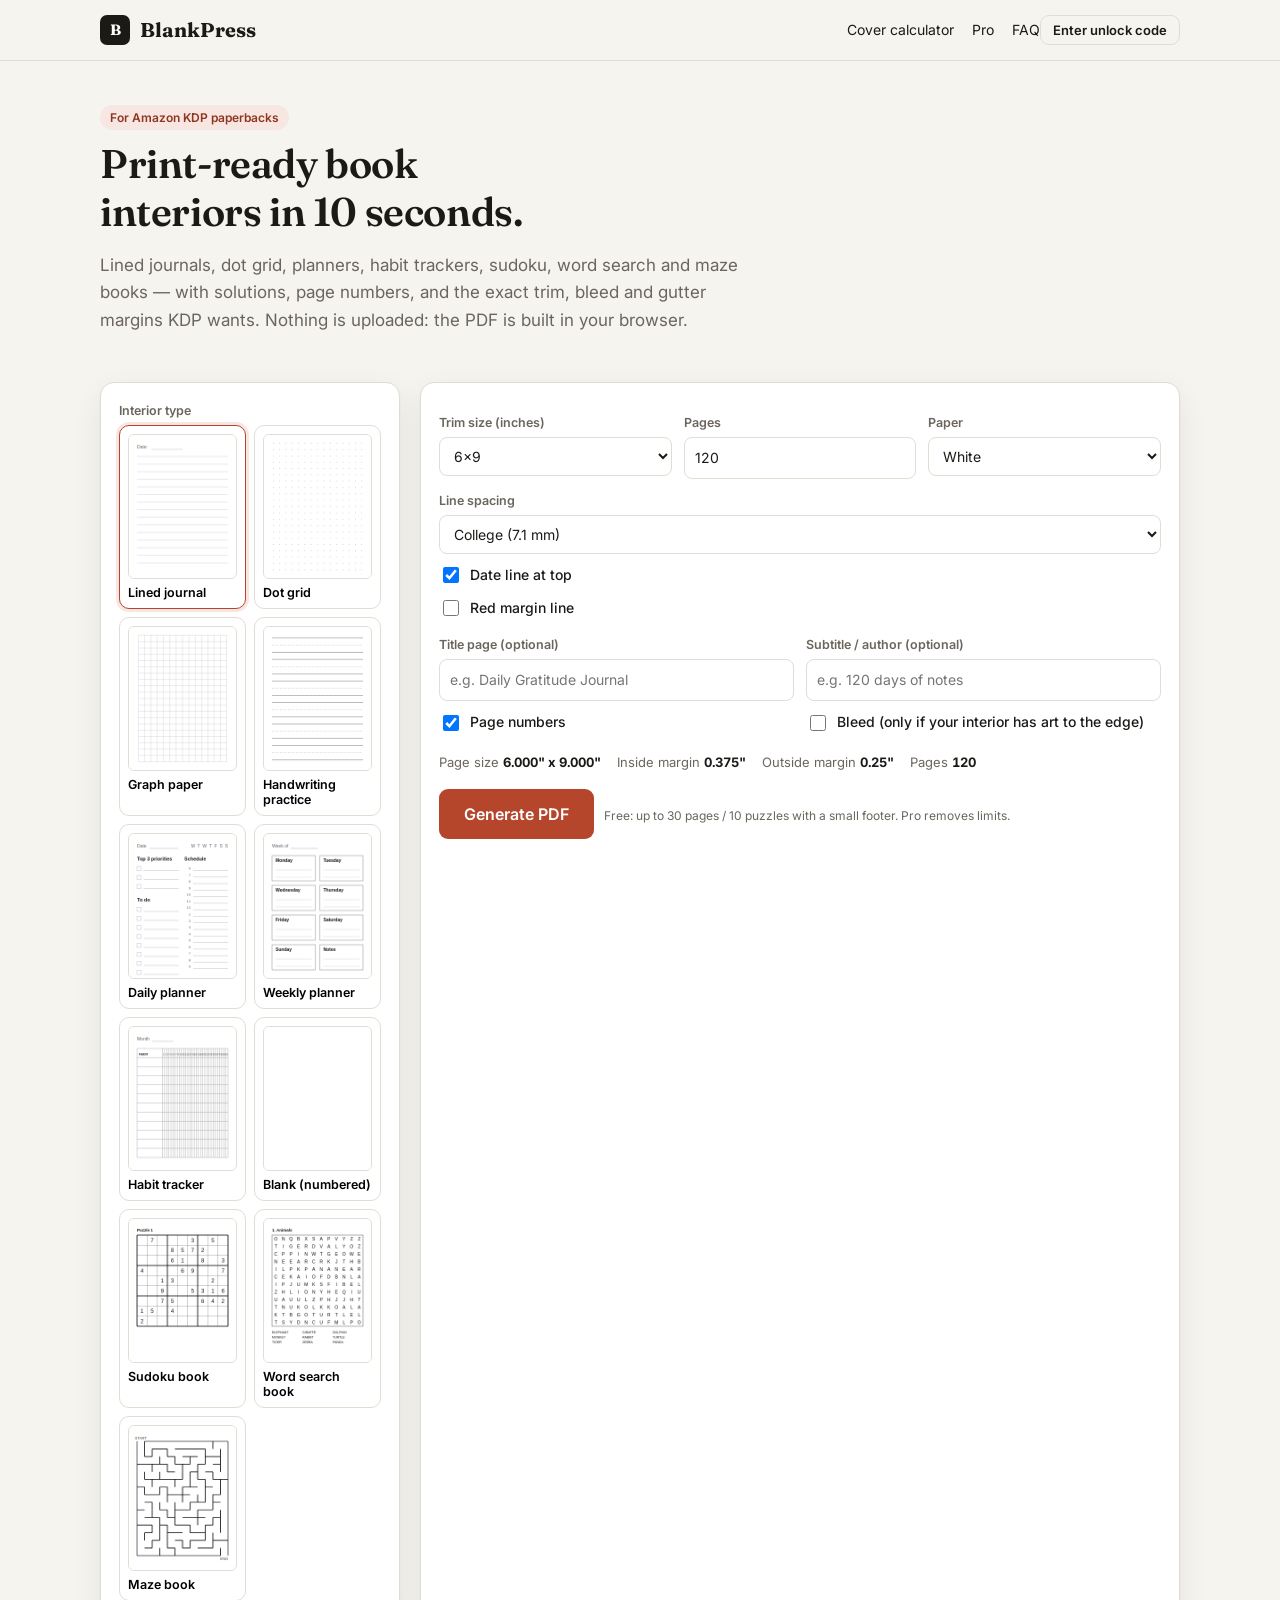
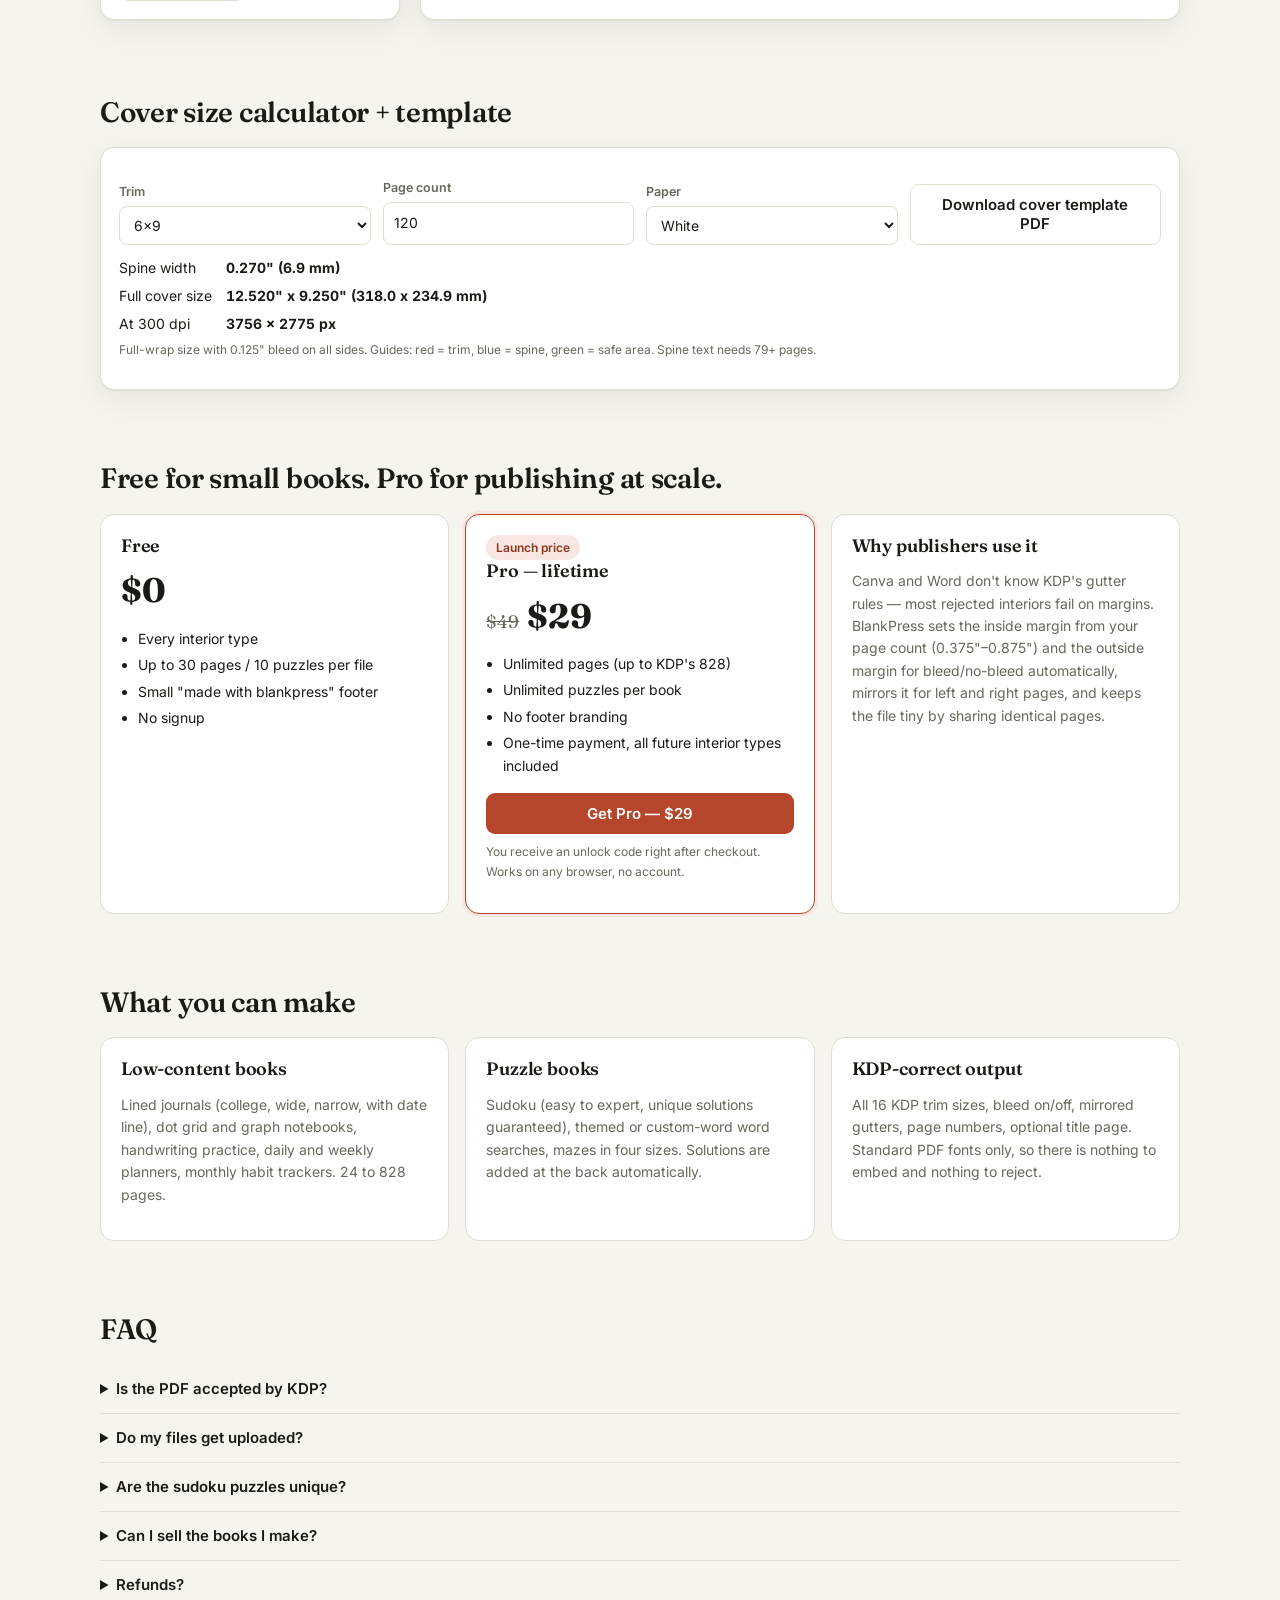
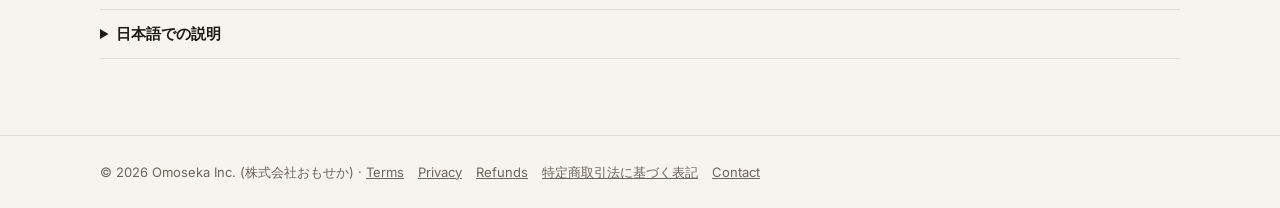
<file: index.html>
<!doctype html>
<html lang="en">
<head>
<meta charset="utf-8">
<meta name="viewport" content="width=device-width,initial-scale=1">
<title>BlankPress — KDP interior generator: journals, planners, sudoku, word search, mazes (print-ready PDF)</title>
<meta name="description" content="Generate print-ready KDP paperback interiors in seconds: lined journals, dot grid, planners, habit trackers, sudoku, word search and maze books with solutions. Correct trim sizes, bleed and gutter margins. Free, no signup. Runs in your browser.">
<meta property="og:title" content="BlankPress — free KDP interior & puzzle book generator">
<meta property="og:description" content="Journals, planners, sudoku, word search and maze interiors as print-ready PDFs. Correct KDP margins. No upload, no signup.">
<link rel="icon" href="favicon.svg" type="image/svg+xml">
<link rel="preconnect" href="https://fonts.googleapis.com">
<link href="https://fonts.googleapis.com/css2?family=Fraunces:opsz,wght@9..144,600;9..144,700&family=Inter:wght@400;500;600&display=swap" rel="stylesheet">
<link rel="stylesheet" href="style.css">
<script type="application/ld+json">{"@context":"https://schema.org","@type":"SoftwareApplication","name":"BlankPress","applicationCategory":"DesignApplication","operatingSystem":"Web","offers":{"@type":"Offer","price":"0","priceCurrency":"USD"},"description":"Free KDP interior generator for low-content and puzzle books."}</script>
</head>
<body>
<header class="top"><div class="wrap">
  <a class="brand" href="./"><span class="mark">B</span>BlankPress</a>
  <nav><a href="#cover">Cover calculator</a><a href="#pricing">Pro</a><a href="#faq">FAQ</a><button class="btn ghost sm" id="unlockBtn">Enter unlock code</button></nav>
</div></header>

<main class="wrap">
  <section class="hero">
    <span class="badge">For Amazon KDP paperbacks</span>
    <h1 style="margin-top:10px">Print-ready book interiors in 10 seconds.</h1>
    <p class="lead">Lined journals, dot grid, planners, habit trackers, sudoku, word search and maze books — with solutions, page numbers, and the exact trim, bleed and gutter margins KDP wants. Nothing is uploaded: the PDF is built in your browser.</p>
  </section>

  <div class="studio">
    <aside class="panel">
      <label style="margin-top:0">Interior type</label>
      <div class="types" id="types"></div>
    </aside>

    <section class="panel">
      <div class="row3">
        <div><label for="trim">Trim size (inches)</label>
          <select id="trim">
            <option>5x8</option><option>5.06x7.81</option><option>5.25x8</option><option>5.5x8.5</option><option selected>6x9</option><option>6.14x9.21</option><option>6.69x9.61</option><option>7x10</option><option>7.44x9.69</option><option>7.5x9.25</option><option>8x10</option><option>8.25x6</option><option>8.25x8.25</option><option>8.5x8.5</option><option>8.5x11</option><option value="8.27x11.69">A4 (8.27x11.69)</option>
          </select></div>
        <div id="pagesWrap"><label for="pages">Pages</label><input type="number" id="pages" value="120" min="24" max="828" step="2"></div>
        <div id="countWrap" class="hidden"><label for="count">Number of puzzles</label><input type="number" id="count" value="50" min="1" max="500"></div>
        <div><label for="paper">Paper</label><select id="paper"><option value="white">White</option><option value="cream">Cream</option><option value="color">Color (standard)</option></select></div>
      </div>

      <div id="opts"></div>

      <div class="row">
        <div><label for="title">Title page (optional)</label><input type="text" id="title" placeholder="e.g. Daily Gratitude Journal"></div>
        <div><label for="subtitle">Subtitle / author (optional)</label><input type="text" id="subtitle" placeholder="e.g. 120 days of notes"></div>
      </div>
      <div class="row">
        <label class="check"><input type="checkbox" id="pageNumbers" checked> Page numbers</label>
        <label class="check"><input type="checkbox" id="bleed"> Bleed (only if your interior has art to the edge)</label>
      </div>

      <div class="spec" id="spec"></div>
      <div class="actions">
        <button class="btn primary big" id="genBtn">Generate PDF</button>
        <span class="hint" id="planHint"></span>
      </div>
      <div id="msg"></div>
    </section>
  </div>

  <section class="block" id="cover">
    <h2>Cover size calculator + template</h2>
    <div class="panel">
      <div class="cover">
        <div><label for="cTrim">Trim</label><select id="cTrim"></select></div>
        <div><label for="cPages">Page count</label><input type="number" id="cPages" value="120" min="24" max="828"></div>
        <div><label for="cPaper">Paper</label><select id="cPaper"><option value="white">White</option><option value="cream">Cream</option><option value="color">Color</option></select></div>
        <div><button class="btn ghost" id="coverBtn" style="width:100%">Download cover template PDF</button></div>
      </div>
      <div class="kv" id="coverOut"></div>
      <p class="hint">Full-wrap size with 0.125" bleed on all sides. Guides: red = trim, blue = spine, green = safe area. Spine text needs 79+ pages.</p>
    </div>
  </section>

  <section class="block" id="pricing">
    <h2>Free for small books. Pro for publishing at scale.</h2>
    <div class="grid3">
      <div class="card price">
        <h3>Free</h3>
        <div class="amt">$0</div>
        <ul><li>Every interior type</li><li>Up to 30 pages / 10 puzzles per file</li><li>Small "made with blankpress" footer</li><li>No signup</li></ul>
      </div>
      <div class="card price hot">
        <span class="badge">Launch price</span>
        <h3>Pro — lifetime</h3>
        <div class="amt"><s>$49</s>$29</div>
        <ul><li>Unlimited pages (up to KDP's 828)</li><li>Unlimited puzzles per book</li><li>No footer branding</li><li>One-time payment, all future interior types included</li></ul>
        <a class="btn primary" id="buyBtn" href="#" style="width:100%">Get Pro — $29</a>
        <p class="hint" style="margin-top:8px">You receive an unlock code right after checkout. Works on any browser, no account.</p>
      </div>
      <div class="card">
        <h3>Why publishers use it</h3>
        <p style="font-size:14px;color:var(--muted)">Canva and Word don't know KDP's gutter rules — most rejected interiors fail on margins. BlankPress sets the inside margin from your page count (0.375"–0.875") and the outside margin for bleed/no-bleed automatically, mirrors it for left and right pages, and keeps the file tiny by sharing identical pages.</p>
      </div>
    </div>
  </section>

  <section class="block">
    <h2>What you can make</h2>
    <div class="grid3">
      <div class="card"><h3>Low-content books</h3><p style="font-size:14px;color:var(--muted)">Lined journals (college, wide, narrow, with date line), dot grid and graph notebooks, handwriting practice, daily and weekly planners, monthly habit trackers. 24 to 828 pages.</p></div>
      <div class="card"><h3>Puzzle books</h3><p style="font-size:14px;color:var(--muted)">Sudoku (easy to expert, unique solutions guaranteed), themed or custom-word word searches, mazes in four sizes. Solutions are added at the back automatically.</p></div>
      <div class="card"><h3>KDP-correct output</h3><p style="font-size:14px;color:var(--muted)">All 16 KDP trim sizes, bleed on/off, mirrored gutters, page numbers, optional title page. Standard PDF fonts only, so there is nothing to embed and nothing to reject.</p></div>
    </div>
  </section>

  <section class="block faq" id="faq">
    <h2>FAQ</h2>
    <details><summary>Is the PDF accepted by KDP?</summary><p>Yes. Page size matches the trim (plus 0.125" bleed when enabled), margins follow KDP's minimums by page count, and fonts are the standard PDF base-14 set. Always run KDP's previewer before publishing — it is the final judge.</p></details>
    <details><summary>Do my files get uploaded?</summary><p>No. The PDF is generated entirely in your browser and saved to your computer. We never see it.</p></details>
    <details><summary>Are the sudoku puzzles unique?</summary><p>Every sudoku is generated with exactly one solution and verified before it is placed. Word searches and mazes are seeded, so the same settings reproduce the same book.</p></details>
    <details><summary>Can I sell the books I make?</summary><p>Yes. Everything you generate is yours to publish commercially, free or Pro.</p></details>
    <details><summary>Refunds?</summary><p>If Pro doesn't do what this page says, email us within 14 days and we refund in full. See <a href="refund.html">refund policy</a>.</p></details>
    <details><summary>日本語での説明</summary><p>Amazon KDP（ペーパーバック）用の中身PDFを作るツールです。罫線ノート・ドット方眼・プランナー・習慣トラッカー・数独・ワードサーチ・迷路を、KDPの判型・裁ち落とし・のど余白のルールどおりに出力します。アップロードなし、登録なし。無料版は30ページまで、プロ版（買い切り29ドル）で無制限です。</p></details>
  </section>
</main>

<div class="modal" id="unlockModal"><div class="panel">
  <h3>Enter your Pro unlock code</h3>
  <p class="hint">The code was shown on the page right after your purchase (and is in your Stripe receipt email if you saved it).</p>
  <input type="text" id="codeInput" placeholder="BP-XXXXXX-XXXXXX" autocomplete="off">
  <div class="actions" style="justify-content:flex-end"><button class="btn ghost" id="codeCancel">Close</button><button class="btn primary" id="codeOk">Unlock</button></div>
  <div class="hint" id="codeMsg"></div>
</div></div>
<div class="toast" id="toast"></div>

<footer><div class="wrap">© 2026 Omoseka Inc. (株式会社おもせか) · <a href="terms.html">Terms</a><a href="privacy.html">Privacy</a><a href="refund.html">Refunds</a><a href="tokushoho.html">特定商取引法に基づく表記</a><a href="mailto:hello@blankpress.app">Contact</a></div></footer>

<script src="pdfwriter.js"></script>
<script src="generators.js"></script>
<script src="interiors.js"></script>
<script src="config.js"></script>
<script src="previews.js"></script>
<script src="app.js"></script>
</body>
</html>
</file>
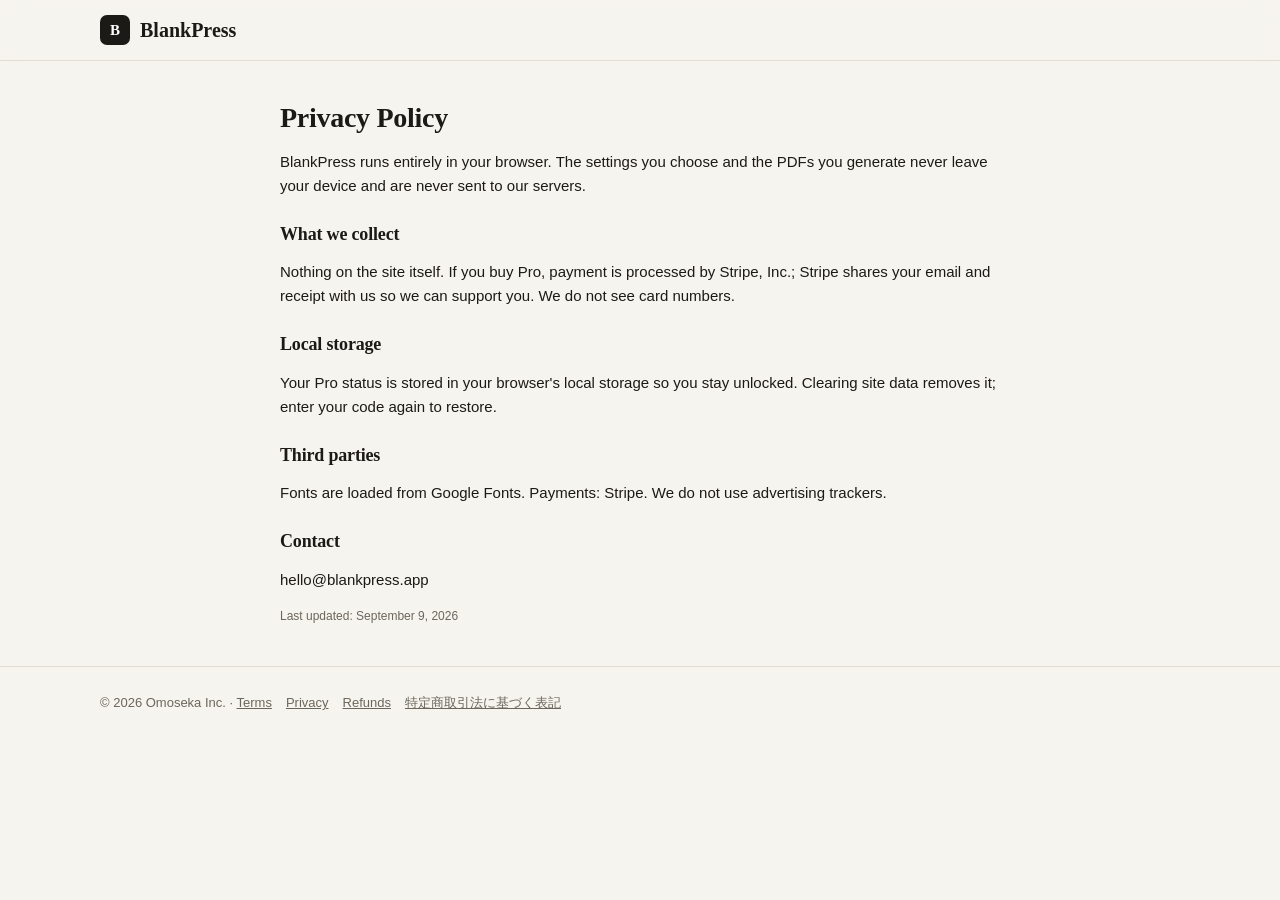
<file: privacy.html>
<!doctype html><html lang="en"><head><meta charset="utf-8"><meta name="viewport" content="width=device-width,initial-scale=1"><title>Privacy Policy — BlankPress</title><link rel="icon" href="favicon.svg" type="image/svg+xml"><link rel="stylesheet" href="style.css"></head><body class="legal"><header class="top"><div class="wrap"><a class="brand" href="./"><span class="mark">B</span>BlankPress</a></div></header><main><h1>Privacy Policy</h1>
<p>BlankPress runs entirely in your browser. The settings you choose and the PDFs you generate never leave your device and are never sent to our servers.</p>
<h2>What we collect</h2><p>Nothing on the site itself. If you buy Pro, payment is processed by Stripe, Inc.; Stripe shares your email and receipt with us so we can support you. We do not see card numbers.</p>
<h2>Local storage</h2><p>Your Pro status is stored in your browser's local storage so you stay unlocked. Clearing site data removes it; enter your code again to restore.</p>
<h2>Third parties</h2><p>Fonts are loaded from Google Fonts. Payments: Stripe. We do not use advertising trackers.</p>
<h2>Contact</h2><p>hello@blankpress.app</p>
<p class="hint">Last updated: September 9, 2026</p>
</main><footer><div class="wrap">© 2026 Omoseka Inc. · <a href="terms.html">Terms</a><a href="privacy.html">Privacy</a><a href="refund.html">Refunds</a><a href="tokushoho.html">特定商取引法に基づく表記</a></div></footer></body></html>
</file>
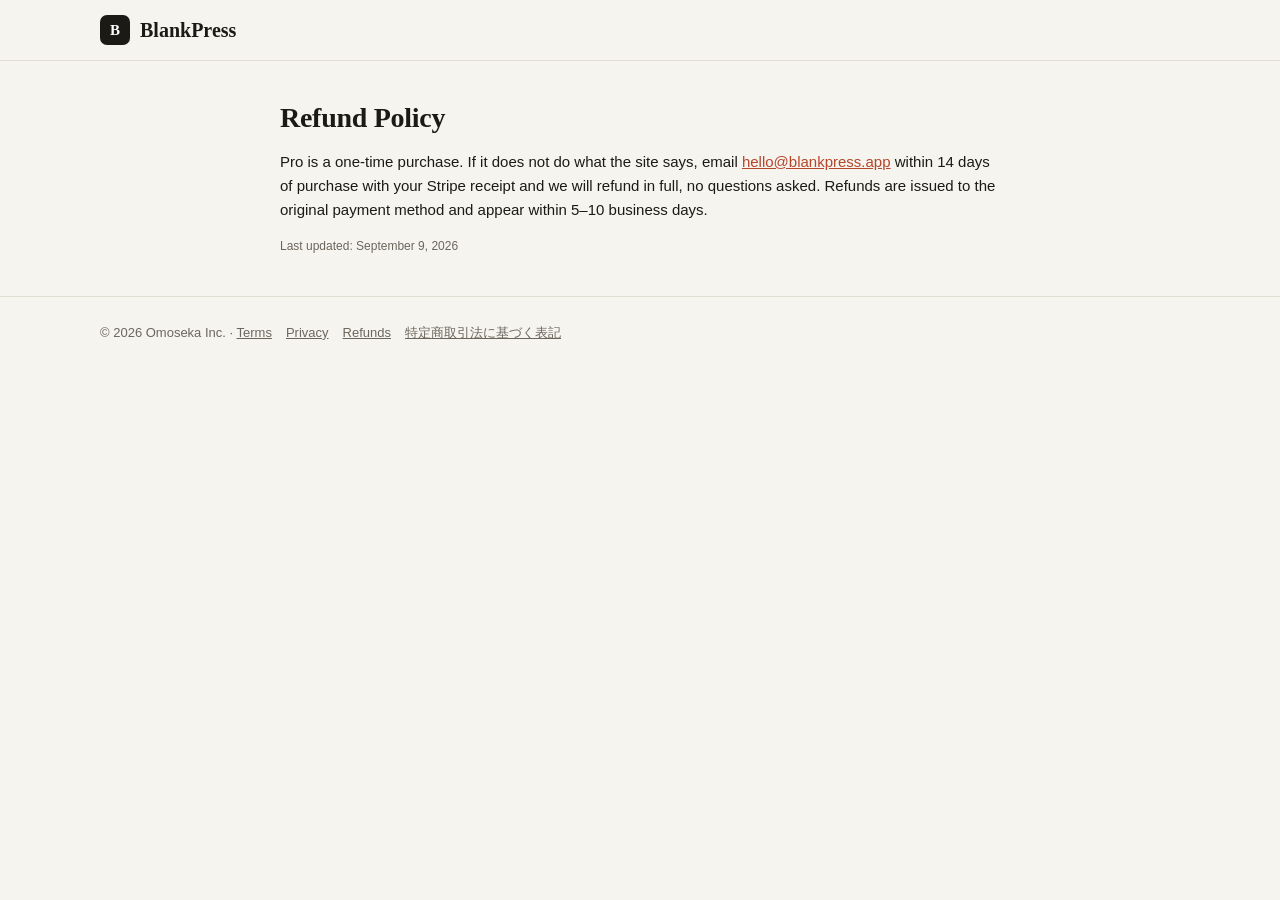
<file: refund.html>
<!doctype html><html lang="en"><head><meta charset="utf-8"><meta name="viewport" content="width=device-width,initial-scale=1"><title>Refund Policy — BlankPress</title><link rel="icon" href="favicon.svg" type="image/svg+xml"><link rel="stylesheet" href="style.css"></head><body class="legal"><header class="top"><div class="wrap"><a class="brand" href="./"><span class="mark">B</span>BlankPress</a></div></header><main><h1>Refund Policy</h1>
<p>Pro is a one-time purchase. If it does not do what the site says, email <a href="mailto:hello@blankpress.app">hello@blankpress.app</a> within 14 days of purchase with your Stripe receipt and we will refund in full, no questions asked. Refunds are issued to the original payment method and appear within 5–10 business days.</p>
<p class="hint">Last updated: September 9, 2026</p>
</main><footer><div class="wrap">© 2026 Omoseka Inc. · <a href="terms.html">Terms</a><a href="privacy.html">Privacy</a><a href="refund.html">Refunds</a><a href="tokushoho.html">特定商取引法に基づく表記</a></div></footer></body></html>
</file>
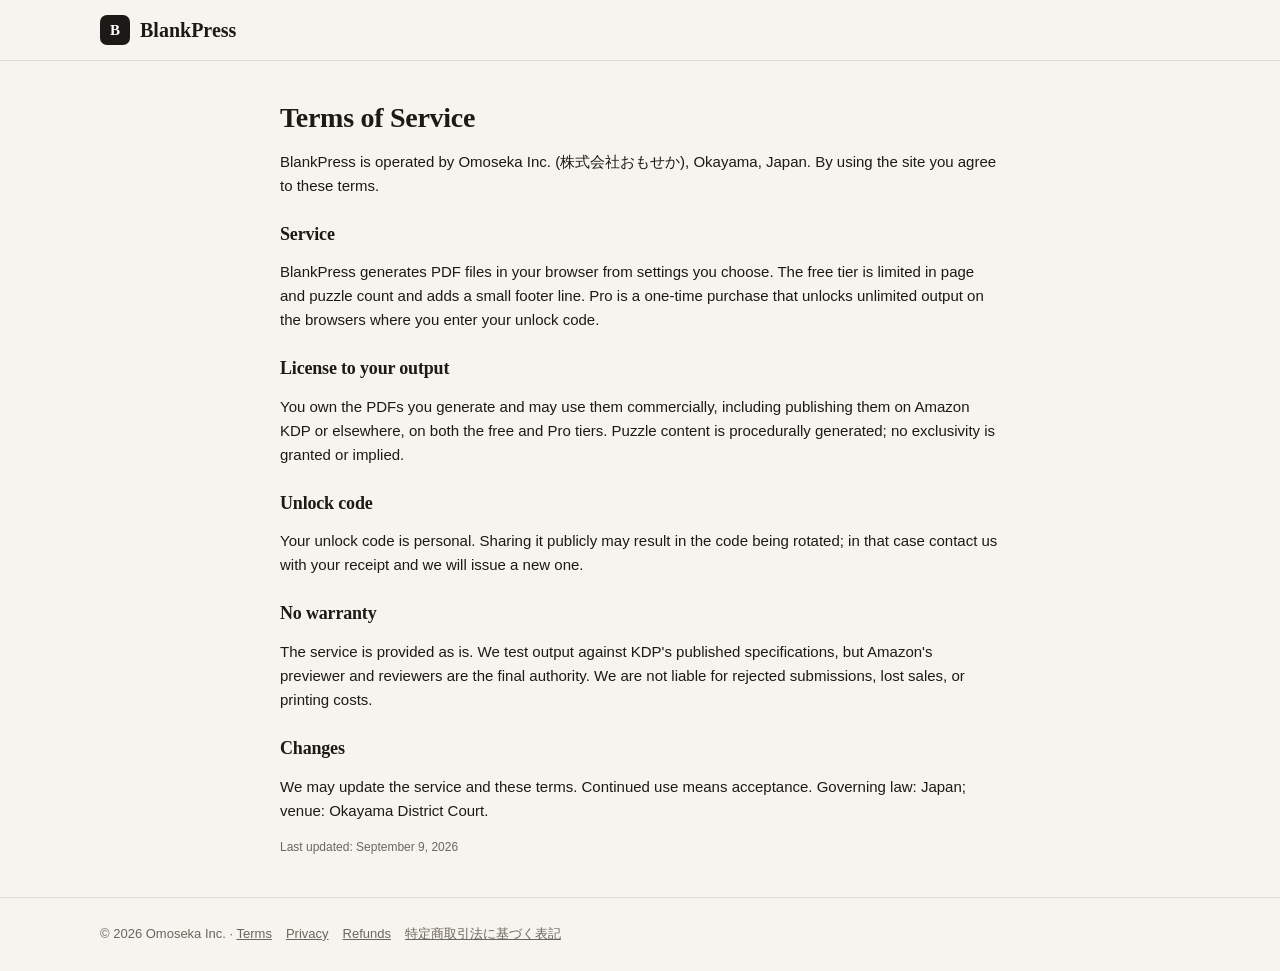
<file: terms.html>
<!doctype html><html lang="en"><head><meta charset="utf-8"><meta name="viewport" content="width=device-width,initial-scale=1"><title>Terms of Service — BlankPress</title><link rel="icon" href="favicon.svg" type="image/svg+xml"><link rel="stylesheet" href="style.css"></head><body class="legal"><header class="top"><div class="wrap"><a class="brand" href="./"><span class="mark">B</span>BlankPress</a></div></header><main><h1>Terms of Service</h1>
<p>BlankPress is operated by Omoseka Inc. (株式会社おもせか), Okayama, Japan. By using the site you agree to these terms.</p>
<h2>Service</h2><p>BlankPress generates PDF files in your browser from settings you choose. The free tier is limited in page and puzzle count and adds a small footer line. Pro is a one-time purchase that unlocks unlimited output on the browsers where you enter your unlock code.</p>
<h2>License to your output</h2><p>You own the PDFs you generate and may use them commercially, including publishing them on Amazon KDP or elsewhere, on both the free and Pro tiers. Puzzle content is procedurally generated; no exclusivity is granted or implied.</p>
<h2>Unlock code</h2><p>Your unlock code is personal. Sharing it publicly may result in the code being rotated; in that case contact us with your receipt and we will issue a new one.</p>
<h2>No warranty</h2><p>The service is provided as is. We test output against KDP's published specifications, but Amazon's previewer and reviewers are the final authority. We are not liable for rejected submissions, lost sales, or printing costs.</p>
<h2>Changes</h2><p>We may update the service and these terms. Continued use means acceptance. Governing law: Japan; venue: Okayama District Court.</p>
<p class="hint">Last updated: September 9, 2026</p>
</main><footer><div class="wrap">© 2026 Omoseka Inc. · <a href="terms.html">Terms</a><a href="privacy.html">Privacy</a><a href="refund.html">Refunds</a><a href="tokushoho.html">特定商取引法に基づく表記</a></div></footer></body></html>
</file>
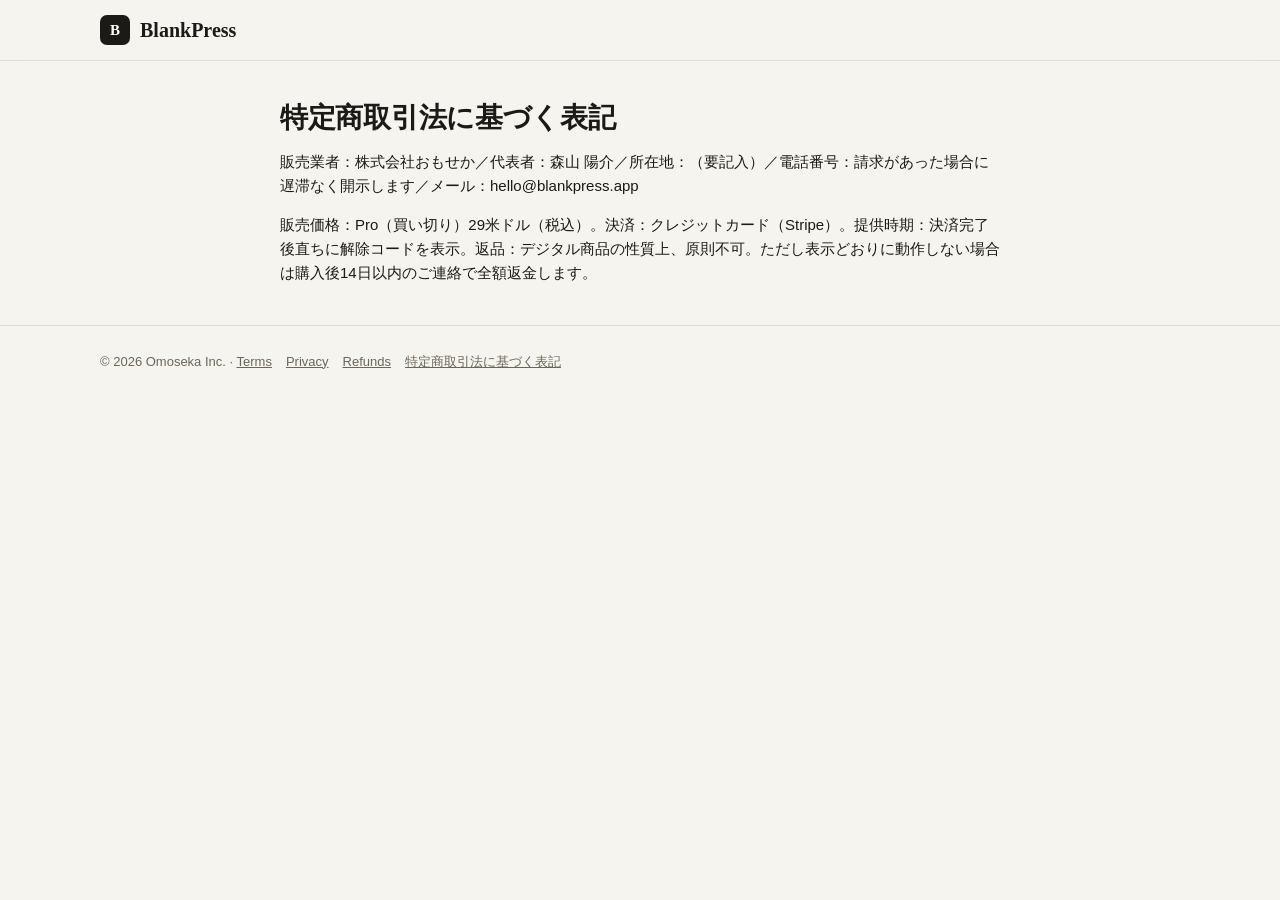
<file: tokushoho.html>
<!doctype html><html lang="en"><head><meta charset="utf-8"><meta name="viewport" content="width=device-width,initial-scale=1"><title>特定商取引法に基づく表記 — BlankPress</title><link rel="icon" href="favicon.svg" type="image/svg+xml"><link rel="stylesheet" href="style.css"></head><body class="legal"><header class="top"><div class="wrap"><a class="brand" href="./"><span class="mark">B</span>BlankPress</a></div></header><main><h1>特定商取引法に基づく表記</h1>
<p>販売業者：株式会社おもせか／代表者：森山 陽介／所在地：（要記入）／電話番号：請求があった場合に遅滞なく開示します／メール：hello@blankpress.app</p>
<p>販売価格：Pro（買い切り）29米ドル（税込）。決済：クレジットカード（Stripe）。提供時期：決済完了後直ちに解除コードを表示。返品：デジタル商品の性質上、原則不可。ただし表示どおりに動作しない場合は購入後14日以内のご連絡で全額返金します。</p>
</main><footer><div class="wrap">© 2026 Omoseka Inc. · <a href="terms.html">Terms</a><a href="privacy.html">Privacy</a><a href="refund.html">Refunds</a><a href="tokushoho.html">特定商取引法に基づく表記</a></div></footer></body></html>
</file>
<file: style.css>
:root{--bg:#f6f4ee;--paper:#fff;--ink:#1c1a17;--muted:#6b665d;--line:#e2ddd2;--accent:#b5452b;--accent-2:#8f3620;--accent-soft:#f7e6e1;--good:#2c6b45;--good-soft:#e5f2ea;--warn:#8a5a10;--warn-soft:#fbf1dc;--shadow:0 1px 2px rgba(0,0,0,.05),0 10px 30px rgba(28,26,23,.07)}
*{box-sizing:border-box}
body{margin:0;background:var(--bg);color:var(--ink);font-family:"Inter","Helvetica Neue",Helvetica,Arial,system-ui,sans-serif;font-size:15px;line-height:1.6}
a{color:var(--accent)}
h1,h2,h3{font-family:"Fraunces",Georgia,"Times New Roman",serif;font-weight:600;line-height:1.2;margin:0 0 .4em;letter-spacing:-.01em}
.wrap{max-width:1120px;margin:0 auto;padding:0 20px}
header.top{border-bottom:1px solid var(--line);background:rgba(246,244,238,.92);backdrop-filter:blur(8px);position:sticky;top:0;z-index:5}
header.top .wrap{display:flex;align-items:center;justify-content:space-between;height:60px}
.brand{display:flex;align-items:center;gap:10px;font-family:"Fraunces",Georgia,serif;font-weight:700;font-size:20px;text-decoration:none;color:var(--ink)}
.brand .mark{width:30px;height:30px;border-radius:7px;background:var(--ink);color:#fff;display:grid;place-items:center;font-size:15px}
nav a{margin-left:18px;color:var(--ink);text-decoration:none;font-size:14px}
.btn{display:inline-flex;align-items:center;justify-content:center;gap:8px;border:1px solid transparent;border-radius:9px;padding:10px 18px;font-size:15px;font-weight:600;cursor:pointer;text-decoration:none;font-family:inherit;line-height:1.3;transition:.15s}
.btn.primary{background:var(--accent);color:#fff}.btn.primary:hover{background:var(--accent-2)}
.btn.ghost{background:transparent;border-color:var(--line);color:var(--ink)}.btn.ghost:hover{background:#fff}
.btn.big{padding:14px 24px;font-size:16px}.btn.sm{padding:6px 12px;font-size:13px}
.btn:disabled{opacity:.55;cursor:not-allowed}
.badge{display:inline-flex;border-radius:999px;padding:3px 10px;font-size:12px;font-weight:600;background:var(--accent-soft);color:var(--accent-2)}
.badge.good{background:var(--good-soft);color:var(--good)}
.hero{padding:44px 0 20px}
.hero h1{font-size:40px;max-width:16ch}
.hero p.lead{font-size:17px;color:var(--muted);max-width:60ch;margin:0 0 6px}
@media(max-width:640px){.hero h1{font-size:30px}}
.studio{display:grid;grid-template-columns:300px 1fr;gap:20px;margin:22px 0 40px}
@media(max-width:900px){.studio{grid-template-columns:1fr}}
.panel{background:var(--paper);border:1px solid var(--line);border-radius:14px;box-shadow:var(--shadow);padding:18px}
.types{display:grid;grid-template-columns:repeat(2,1fr);gap:8px}
.type{border:1px solid var(--line);border-radius:10px;padding:8px;cursor:pointer;background:#fff;text-align:left;font-family:inherit;display:flex;flex-direction:column;gap:6px;align-items:flex-start}
.type img{width:100%;aspect-ratio:3/4;object-fit:cover;border:1px solid var(--line);border-radius:6px;background:#fff}
.type span{font-size:12.5px;font-weight:600}
.type.on{border-color:var(--accent);box-shadow:0 0 0 3px var(--accent-soft)}
label{display:block;font-size:12.5px;font-weight:600;color:var(--muted);margin:12px 0 4px}
input[type=text],input[type=number],select,textarea{width:100%;border:1px solid var(--line);border-radius:8px;padding:9px 10px;font:inherit;font-size:14px;background:#fff;color:var(--ink)}
textarea{min-height:70px;resize:vertical}
input:focus,select:focus,textarea:focus{outline:2px solid var(--accent-soft);border-color:var(--accent)}
.row{display:grid;grid-template-columns:1fr 1fr;gap:12px}
.row3{display:grid;grid-template-columns:1fr 1fr 1fr;gap:12px}
.check{display:flex;align-items:center;gap:8px;font-size:14px;margin-top:10px;font-weight:500;color:var(--ink)}
.check input{width:16px;height:16px}
.hint{font-size:12px;color:var(--muted);margin-top:4px}
.spec{display:flex;gap:16px;flex-wrap:wrap;font-size:13px;color:var(--muted);margin:14px 0 6px}
.spec b{color:var(--ink);font-variant-numeric:tabular-nums}
.actions{display:flex;gap:10px;align-items:center;margin-top:16px;flex-wrap:wrap}
.notice{border-radius:9px;padding:10px 14px;font-size:13.5px;margin-top:12px}
.notice.warn{background:var(--warn-soft);color:var(--warn)}.notice.good{background:var(--good-soft);color:var(--good)}
.hidden{display:none!important}
section.block{padding:36px 0}
section.block h2{font-size:28px;margin-bottom:18px}
.grid3{display:grid;grid-template-columns:repeat(3,1fr);gap:16px}
@media(max-width:860px){.grid3{grid-template-columns:1fr}}
.card{background:var(--paper);border:1px solid var(--line);border-radius:14px;padding:20px}
.card h3{font-size:18px}
.price .amt{font-size:34px;font-weight:700;font-family:"Fraunces",Georgia,serif}
.price .amt s{font-size:18px;color:var(--muted);font-weight:400;margin-right:8px}
.price ul{padding-left:1.2em;margin:10px 0 16px;font-size:14px}.price li{margin-bottom:4px}
.price.hot{border-color:var(--accent);box-shadow:0 0 0 3px var(--accent-soft)}
.faq details{border-bottom:1px solid var(--line);padding:12px 0}.faq summary{cursor:pointer;font-weight:600}.faq p{margin:8px 0 0;color:var(--muted);font-size:14px}
.cover{display:grid;grid-template-columns:repeat(4,1fr);gap:12px;align-items:end}
@media(max-width:700px){.cover{grid-template-columns:1fr 1fr}}
.kv{display:grid;grid-template-columns:auto 1fr;gap:6px 14px;font-size:14px;margin-top:12px}
.kv b{font-variant-numeric:tabular-nums}
footer{border-top:1px solid var(--line);margin-top:40px;padding:26px 0;color:var(--muted);font-size:13px}footer a{color:var(--muted);margin-right:14px}
.modal{position:fixed;inset:0;background:rgba(28,26,23,.5);display:none;place-items:center;z-index:20;padding:20px}.modal.open{display:grid}.modal .panel{max-width:440px;width:100%}
.toast{position:fixed;left:50%;bottom:24px;transform:translateX(-50%);background:var(--ink);color:#fff;padding:10px 16px;border-radius:9px;font-size:13px;opacity:0;transition:.2s;pointer-events:none}.toast.show{opacity:1}
.legal main{max-width:760px;margin:40px auto;padding:0 20px}.legal h1{font-size:28px}.legal h2{font-size:18px;margin-top:26px}
</file>
